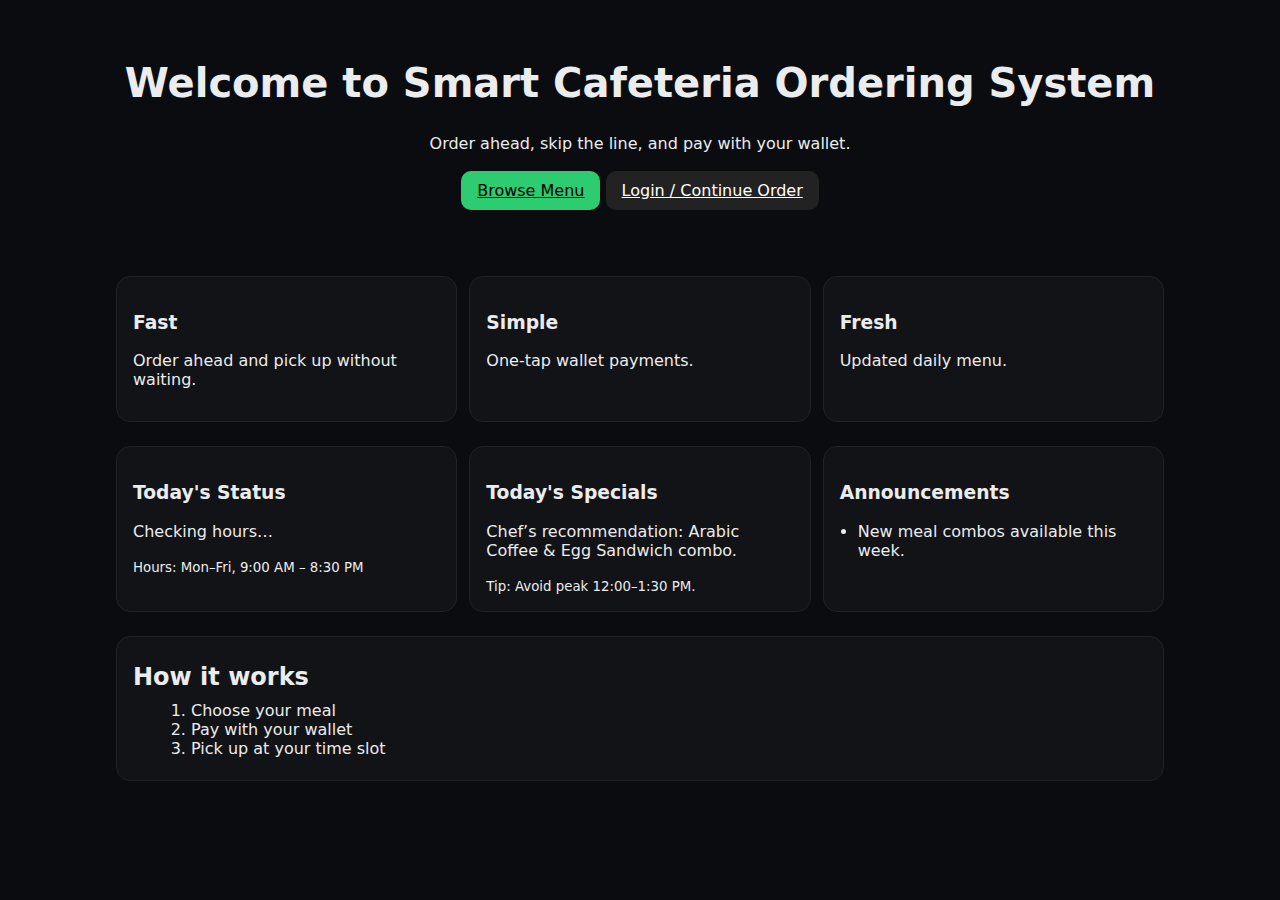
<file: frontend/src/pages/index.html>
<!DOCTYPE html>
<html lang="en">
<head>
  <meta charset="UTF-8" />
  <title>Smart Café — Home</title>
  <link rel="stylesheet" href="../styles/base.css" />
  <link rel="stylesheet" href="../styles/components.css" />
  <script src="../../public/app-config.js"></script>
</head>
<body>
  <div id="header"></div>

  <section class="hero">
    <h1 id="heroTitle">Welcome to Smart Cafeteria Ordering System</h1>
    <p id="heroSub">Order ahead, skip the line, and pay with your wallet.</p>
    <div>
      <a class="btn" href="./menu.html" id="browseBtn">Browse Menu</a>
      <a class="btn secondary" href="./login.html" id="ctaLogin">Login / Continue Order</a>
    </div>
  </section>

  <div class="container">
    <!-- Quick Benefits -->
    <div class="grid grid-3" style="margin-bottom:24px;">
      <div class="card"><h3>Fast</h3><p>Order ahead and pick up without waiting.</p></div>
      <div class="card"><h3>Simple</h3><p>One-tap wallet payments.</p></div>
      <div class="card"><h3>Fresh</h3><p>Updated daily menu.</p></div>
    </div>

    <!-- Today's Highlights -->
    <div class="grid grid-3" style="margin-bottom:24px;">
      <div class="card" id="openStatus">
        <h3>Today's Status</h3>
        <p id="openCloseText">Checking hours…</p>
        <small id="hoursNote">Hours: Mon–Fri, 9:00 AM – 8:30 PM</small>
      </div>
      <div class="card">
        <h3>Today's Specials</h3>
        <p>Chef’s recommendation: Arabic Coffee & Egg Sandwich combo.</p>
        <small>Tip: Avoid peak 12:00–1:30 PM.</small>
      </div>
      <div class="card">
        <h3>Announcements</h3>
        <ul id="announcements" style="margin:0;padding-left:18px;">
          <li>New meal combos available this week.</li>
        </ul>
      </div>
    </div>

    <!-- How it Works -->
    <div class="panel" style="margin-bottom:24px;">
      <h2>How it works</h2>
      <ol style="margin:0 0 6px 18px;">
        <li>Choose your meal</li>
        <li>Pay with your wallet</li>
        <li>Pick up at your time slot</li>
      </ol>
    </div>

    <!-- Wallet Snapshot -->
    <div class="panel" id="walletSnapshot" style="display:none;margin-bottom:24px;">
      <h2>Your Wallet</h2>
      <div style="display:flex;justify-content:space-between;align-items:center;gap:12px;flex-wrap:wrap;">
        <div><strong>Balance:</strong> <span id="homeBalance">—</span></div>
        <div style="display:flex;gap:10px;">
          <a class="btn" href="./wallet.html">Top up now</a>
          <a class="btn secondary" href="./orders.html">View orders</a>
        </div>
      </div>
    </div>
  </div>

  <div id="footer"></div>

  <script type="module">
    import { inject, wireAuthLinks, wireNavToggle, wireCartDrawer, updateWalletDisplay, showAdminIfStaff, updateCartCount } from "../scripts/app.js";
    import { sessionStore } from "../scripts/stores/sessionStore.js";
    import { request } from "../scripts/utils/http.js";
    import { ENDPOINTS } from "../scripts/config/constants.js";

    await inject("../components/header.html", "#header");
    await inject("../components/footer.html", "#footer");

    wireNavToggle();
    wireAuthLinks();
    updateWalletDisplay();
    showAdminIfStaff();
    wireNavToggle();
    wireCartDrawer();
    updateCartCount();

    // Hero greeting and wallet snapshot
    async function initHome() {
      const title = document.getElementById("heroTitle");
      const sub = document.getElementById("heroSub");
      const loginCta = document.getElementById("ctaLogin");
      const walletSnap = document.getElementById("walletSnapshot");
      const balanceEl = document.getElementById("homeBalance");

      if (!sessionStore.isLoggedIn()) {
        // Keep defaults; show login button
        loginCta.style.display = "inline-block";
      } else {
        try {
          const me = await request(ENDPOINTS.ME, "GET", null, sessionStore.getToken());
          title.textContent = `Hi ${me.username}!`;
          sub.textContent = "Welcome back — continue your order or top up your wallet.";
          loginCta.style.display = "none"; // hide login when logged in
          // Show wallet snapshot
          const wallet = await request(ENDPOINTS.WALLET, "GET", null, sessionStore.getToken());
          balanceEl.textContent = (wallet.balance_minor / 100).toFixed(2) + " AED";
          walletSnap.style.display = "block";
        } catch (e) {
          // if anything fails, keep defaults
          console.error(e);
        }
      }
    }

    // Cafeteria open/closed status
    function updateOpenStatus() {
      const txt = document.getElementById("openCloseText");
      try {
        const now = new Date();
        // Convert to Dubai time by using the browser's local time but only for simple rule
        const day = now.getDay(); // 0 Sun .. 6 Sat
        const minutes = now.getHours() * 60 + now.getMinutes();
        const open = (day >= 1 && day <= 5) && (minutes >= 9*60) && (minutes <= 20*60 + 30);
        txt.textContent = open ? "Open now • Mon–Fri 9:00 AM – 8:30 PM" : "Closed now • Mon–Fri 9:00 AM – 8:30 PM";
      } catch {
        txt.textContent = "Hours: Mon–Fri, 9:00 AM – 8:30 PM";
      }
    }

    // Announcements (simple static list, can be wired to backend later)
    (function renderAnnouncements(){
      const el = document.getElementById("announcements");
      if (!el) return;
      const items = [
        "Cafeteria closes early today at 7:30 PM.",
        "New meal combos available this week.",
      ];
      el.innerHTML = items.map(i=>`<li>${i}</li>`).join("");
    })();

    updateOpenStatus();
    await initHome();
  </script>
</body>
</html>
</file>
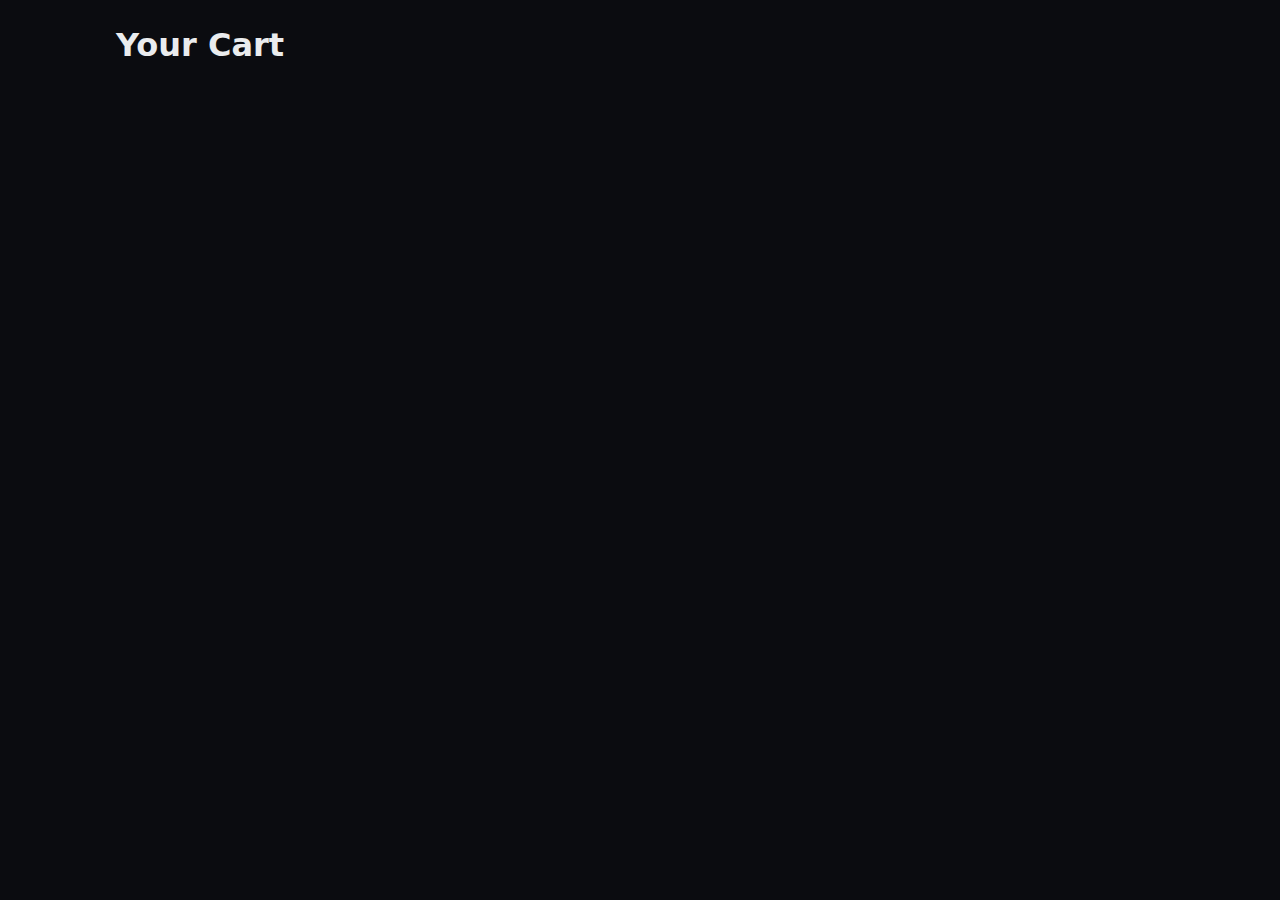
<file: frontend/src/pages/cart.html>
<!DOCTYPE html>
<html lang="en">
<head>
  <meta charset="UTF-8" />
  <title>Smart Café — Cart</title>
  <link rel="stylesheet" href="../styles/base.css" />
  <link rel="stylesheet" href="../styles/components.css" />
  <script src="../../public/app-config.js"></script>
</head>
<body>
  <div id="header"></div>

  <div class="container">
    <h1>Your Cart</h1>
    <div id="cartContainer" class="grid"></div>
  </div>

  <div id="footer"></div>

  <script type="module">
    import { inject, wireAuthLinks, requireAuth, updateWalletDisplay, wireCartDrawer, wireNavToggle } from "../scripts/app.js";
    import { renderCart } from "../scripts/controllers/cartController.js";

    requireAuth();
    await inject("../components/header.html", "#header");
    await inject("../components/footer.html", "#footer");
    wireAuthLinks();
    wireNavToggle();
    wireCartDrawer();
    updateWalletDisplay();

    renderCart().catch(err=>{
      document.getElementById("cartContainer").innerHTML =
        `<div class="panel" style="border-color:#a00">
           <strong>Failed to load cart:</strong> ${err.message}
         </div>`;
      console.error(err);
    });
  </script>
</body>
</html>
</file>
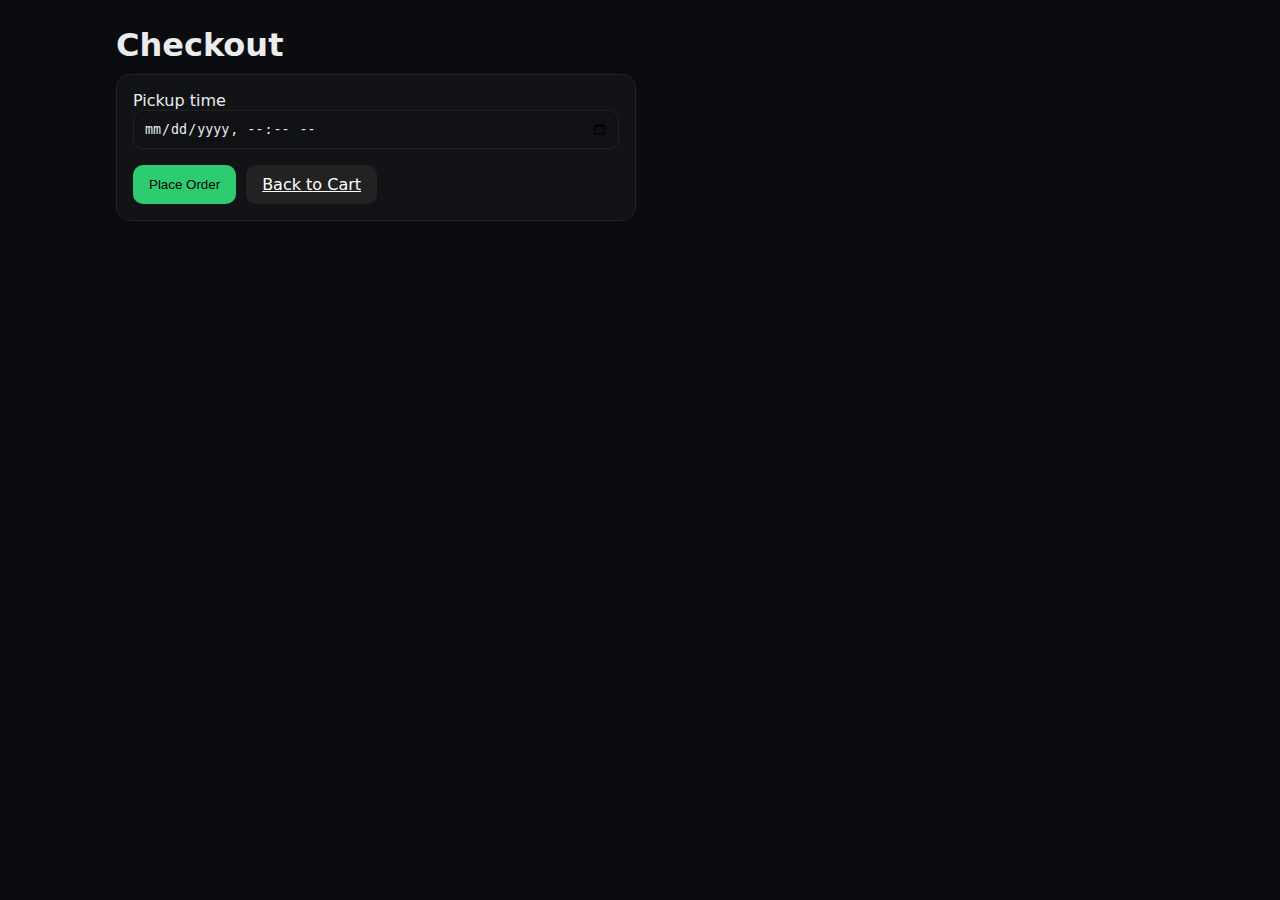
<file: frontend/src/pages/checkout.html>
<!DOCTYPE html>
<html lang="en">
<head>
  <meta charset="UTF-8" />
  <title>Smart Café — Checkout</title>
  <link rel="stylesheet" href="../styles/base.css" />
  <link rel="stylesheet" href="../styles/components.css" />
  <script src="../../public/app-config.js"></script>
</head>
<body>
  <div id="header"></div>

  <div class="container">
    <h1>Checkout</h1>
    <div class="panel" style="max-width:520px">
      <label for="pickup">Pickup time</label>
      <input id="pickup" type="datetime-local" required />
      <p id="msg" style="color:var(--danger)"></p>
      <div style="margin-top:12px;display:flex;gap:10px;flex-wrap:wrap">
        <button id="placeOrder" class="btn">Place Order</button>
        <a href="./cart.html" class="btn secondary">Back to Cart</a>
      </div>
    </div>
  </div>

  <div id="footer"></div>

  <script type="module">
    import { inject, wireAuthLinks, requireAuth } from "../scripts/app.js";
    import { sessionStore } from "../scripts/stores/sessionStore.js";
    import { OrderService } from "../scripts/services/order.js";

    requireAuth();
    await inject("../components/header.html", "#header");
    await inject("../components/footer.html", "#footer");
    wireAuthLinks();

    // default pickup = now + 30min
    const input = document.getElementById("pickup");
    const now = new Date(Date.now() + 30*60*1000);
    input.value = new Date(now.getTime() - now.getTimezoneOffset()*60000)
      .toISOString().slice(0,16); // yyyy-MM-ddTHH:mm

    document.getElementById("placeOrder").addEventListener("click", async ()=>{
      const msg = document.getElementById("msg");
      msg.textContent = "";
      const dtLocal = input.value; // "YYYY-MM-DDTHH:mm"
      if (!dtLocal) { msg.textContent = "Please choose a pickup time."; return; }

      // make an ISO string; backend will make it aware
      const iso = new Date(dtLocal).toISOString().slice(0,19);
      try {
        const res = await OrderService.checkout(iso, sessionStore.getToken());
        alert("Order placed!");
        // maybe redirect to orders/history page later; for now back to menu
        window.location.href = "./menu.html";
      } catch (err) {
        // Show backend messages like INSUFFICIENT_WALLET_FUNDS or ORDER_LIMIT_REACHED
        msg.textContent = err.message || "Checkout failed";
        console.error(err);
      }
    });
  </script>
</body>
</html>
</file>
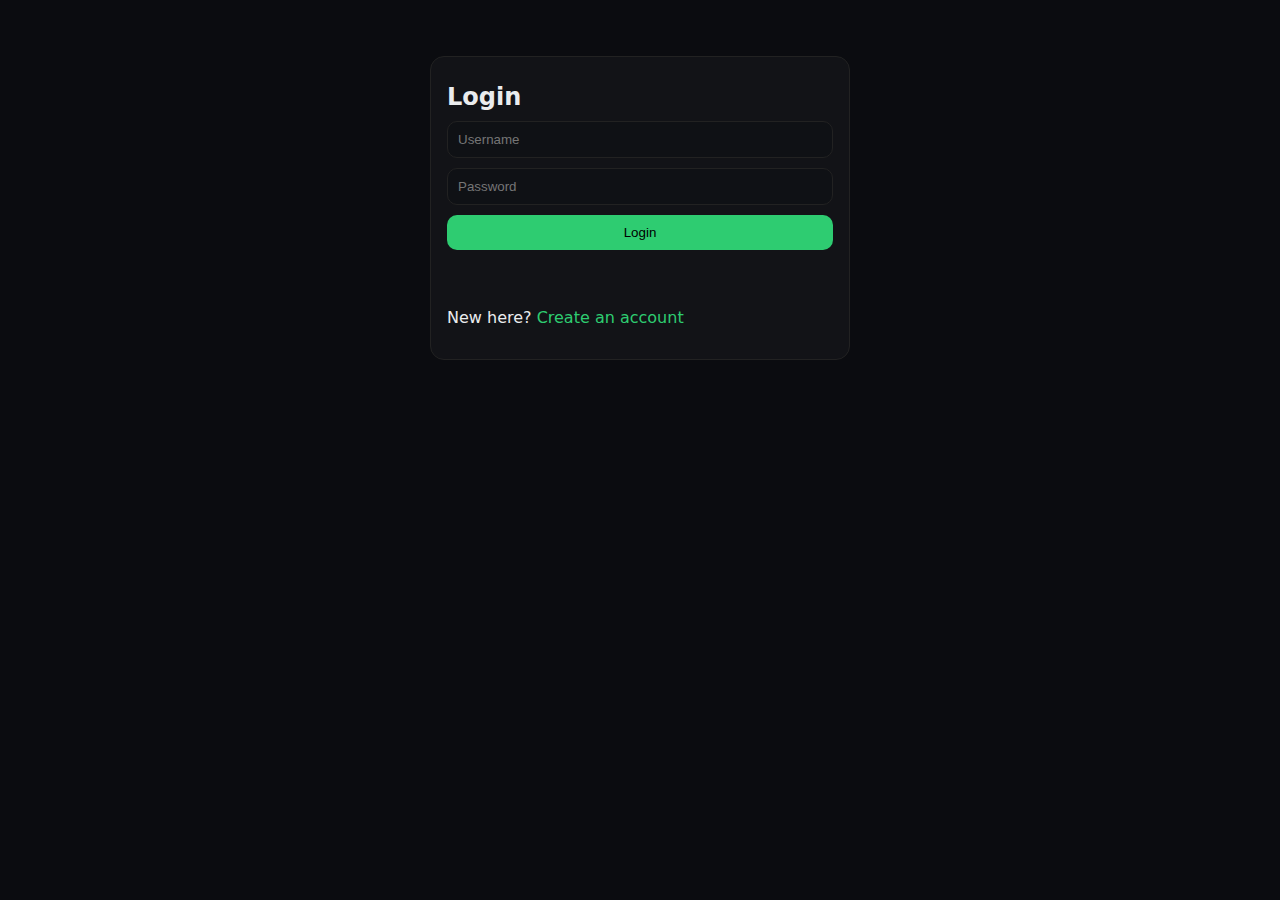
<file: frontend/src/pages/login.html>
<!DOCTYPE html>
<html lang="en">
<head>
  <meta charset="UTF-8" />
  <title>Smart Café — Login</title>
  <link rel="stylesheet" href="../styles/base.css" />
  <link rel="stylesheet" href="../styles/components.css" />
  <script src="../../public/app-config.js"></script>
</head>
<body>
  <div id="header"></div>

  <div class="container">
    <div class="panel" style="max-width:420px;margin:40px auto;">
      <h2>Login</h2>
      <form id="loginForm" class="grid" style="gap:10px">
        <input id="username" placeholder="Username" required />
        <input id="password" type="password" placeholder="Password" required />
        <button class="btn" type="submit">Login</button>
        <p id="error" style="color:var(--danger)"></p>
      </form>
      <p>New here? <a class="link" href="./register.html">Create an account</a></p>
    </div>
  </div>

  <div id="footer"></div>

  <script type="module">
    import { inject, wireAuthLinks, wireNavToggle, wireCartDrawer } from "../scripts/app.js";
    import { request } from "../scripts/utils/http.js";
    import { ENDPOINTS } from "../scripts/config/constants.js";
    import { sessionStore } from "../scripts/stores/sessionStore.js";

    await inject("../components/header.html", "#header");
    await inject("../components/footer.html", "#footer");
    wireNavToggle();
    wireCartDrawer();
    wireAuthLinks();

    if (sessionStore.isLoggedIn()) window.location.replace("./menu.html");

    const form = document.getElementById("loginForm");
    const errEl = document.getElementById("error");

    form.addEventListener("submit", async (e) => {
      e.preventDefault();
      errEl.textContent = "";

      const username = document.getElementById("username").value.trim();
      const password = document.getElementById("password").value;

      try {
        const data = await request(ENDPOINTS.LOGIN, "POST", { username, password });
        sessionStore.setToken(data.token);
        window.location.href = "./menu.html";
      } catch (err) {
        errEl.textContent = err.message || "Login failed";
      }
    });
  </script>
</body>
</html>
</file>
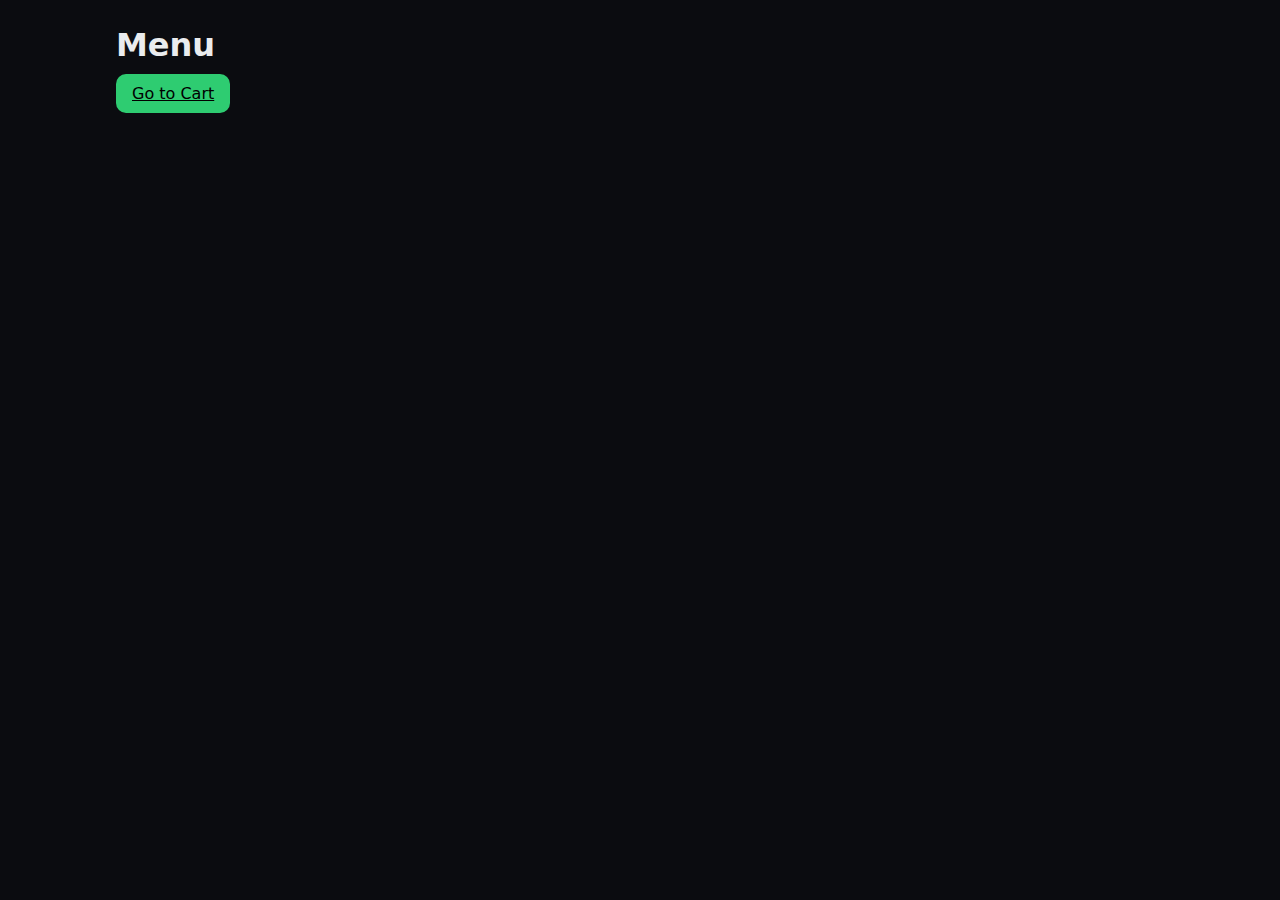
<file: frontend/src/pages/menu.html>
<!DOCTYPE html>
<html lang="en">
<head>
  <meta charset="UTF-8" />
  <title>Smart Café — Menu</title>
  <link rel="stylesheet" href="../styles/base.css" />
  <link rel="stylesheet" href="../styles/components.css" />
  <script src="../../public/app-config.js"></script>
</head>
<body>
  <div id="header"></div>

  <div class="container">
    <h1>Menu</h1>
    <div id="menuContainer" class="grid"></div>
    <p style="margin-top:10px">
      <a class="btn" href="./cart.html">Go to Cart</a>
    </p>
  </div>

  <div id="footer"></div>

  <script type="module">

    import { inject, wireAuthLinks, requireAuth, updateWalletDisplay } from "../scripts/app.js";
    import { renderMenu } from "../scripts/controllers/menuController.js";

    try {
      // 1) Auth guard
      requireAuth(); // redirects to login.html if no token

      // 2) Inject header/footer first so nav elements exist
      await inject("../components/header.html", "#header");
      await inject("../components/footer.html", "#footer");

      // 3) Hook up auth links in the header
      wireAuthLinks();

      // 4) (Optional) Mobile nav toggle — only if exported
      try {
        const mod = await import("../scripts/app.js"); // same module instance; safe to re-import
        if (typeof mod.wireNavToggle === "function") {
          mod.wireNavToggle();
        }
      } catch {
        // no-op: wireNavToggle not present or not exported yet
      }

      // 5) Update wallet display (balance, etc.)
      updateWalletDisplay();

      // 6) Render the menu
      await renderMenu();
    } catch (err) {
      console.error(err);
      alert("Failed to load menu: " + (err?.message || err));

      

    }
  </script>
</body>
</html>
</file>
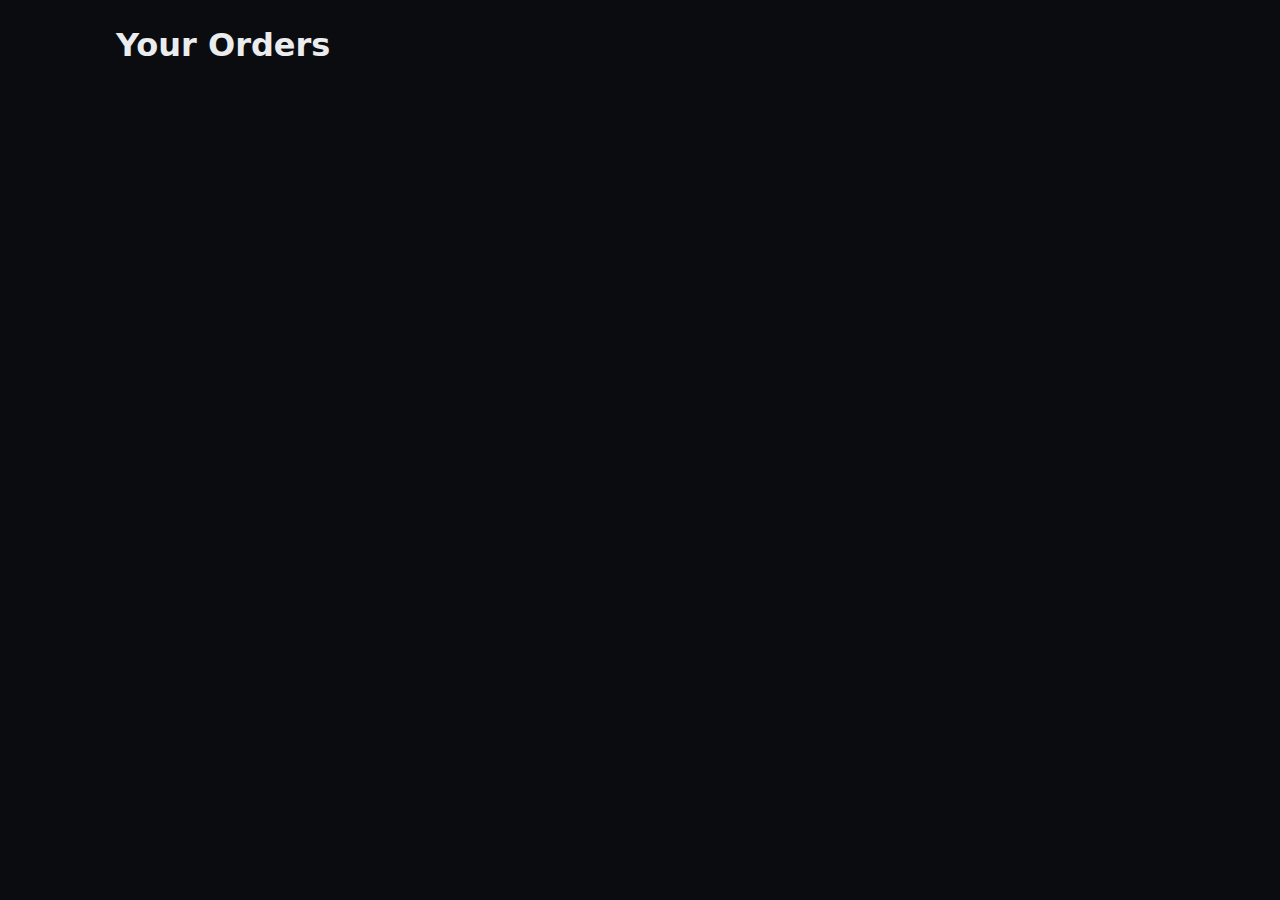
<file: frontend/src/pages/orders.html>
<!DOCTYPE html>
<html lang="en">
<head>
  <meta charset="UTF-8" />
  <title>Smart Café — Orders</title>
  <link rel="stylesheet" href="../styles/base.css" />
  <link rel="stylesheet" href="../styles/components.css" />
  <script src="../../public/app-config.js"></script>
</head>
<body>
  <div id="header"></div>

  <div class="container">
    <h1>Your Orders</h1>
    <div id="ordersContainer" class="grid"></div>
  </div>

  <div id="footer"></div>

  <script type="module">
    import { inject, wireAuthLinks, requireAuth, updateWalletDisplay } from "../scripts/app.js";
    import { renderOrders } from "../scripts/controllers/ordersController.js";

    try {
      // 1) Auth gate
      requireAuth();

      // 2) Inject header/footer (so nav exists before wiring)
      await inject("../components/header.html", "#header");
      await inject("../components/footer.html", "#footer");

      // 3) Wire auth links
      wireAuthLinks();

      // 4) (Optional) Mobile nav toggle if present
      try {
        const mod = await import("../scripts/app.js");
        if (typeof mod.wireNavToggle === "function") {
          mod.wireNavToggle();
        }
      } catch {
        // ignore if not exported yet
      }

      // 5) Update wallet badge/balance in header
      updateWalletDisplay();

      // 6) Render orders
      await renderOrders();
    } catch (err) {
      console.error(err);
      document.getElementById("ordersContainer").innerHTML =
        `<div class="panel" style="border-color:#a00">
           <strong>Failed to load orders:</strong> ${err?.message || err}
         </div>`;
    }
  </script>
</body>
</html>
</file>
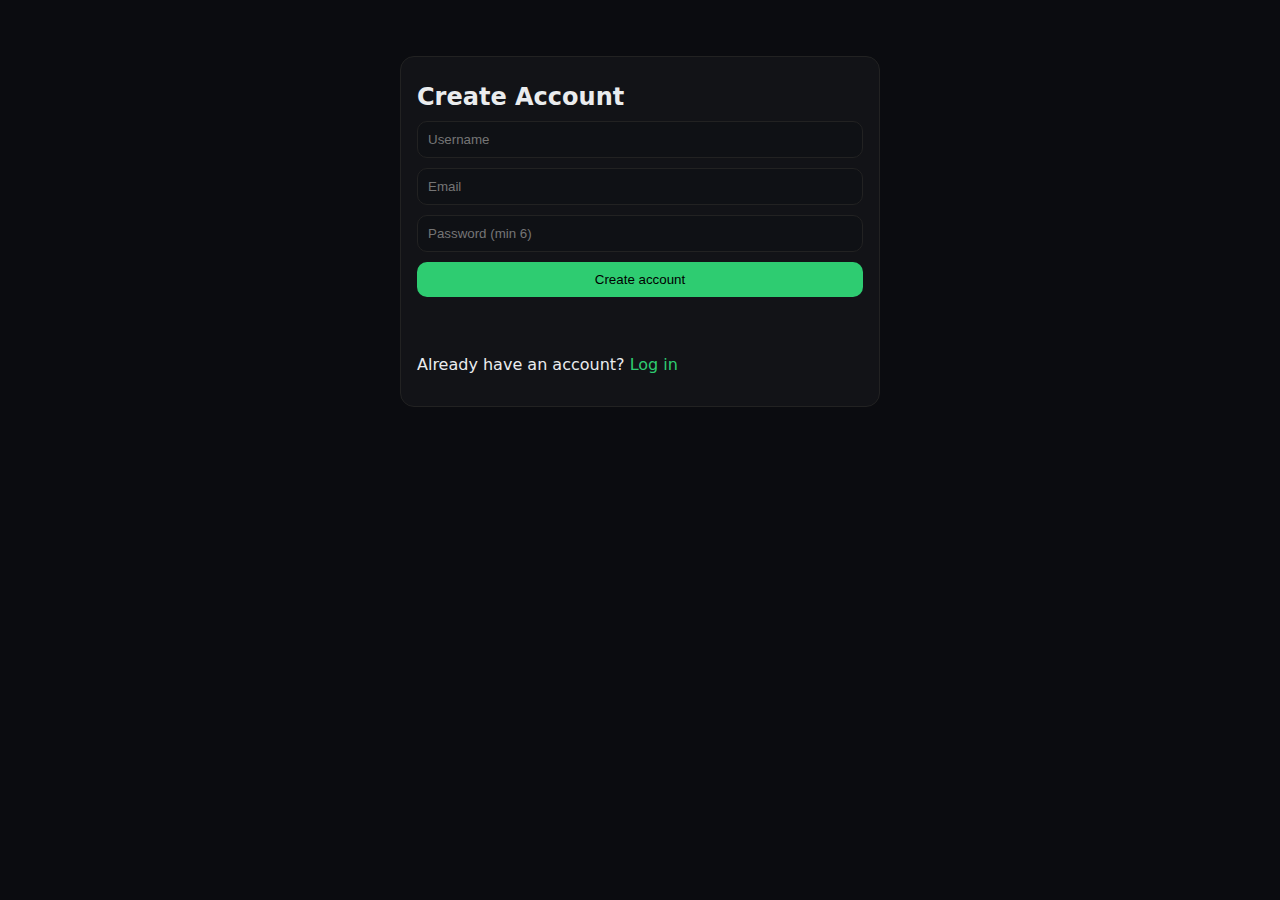
<file: frontend/src/pages/register.html>
<!DOCTYPE html>
<html lang="en">
<head>
  <meta charset="UTF-8" />
  <title>Smart Café — Register</title>
  <link rel="stylesheet" href="../styles/base.css" />
  <link rel="stylesheet" href="../styles/components.css" />
  <script src="../../public/app-config.js"></script>
</head>
<body>
  <div id="header"></div>

  <div class="container">
    <div class="panel" style="max-width:480px;margin:40px auto;">
      <h2>Create Account</h2>
      <form id="regForm" class="grid" style="gap:10px">
        <input id="username" placeholder="Username" required />
        <input id="email" type="email" placeholder="Email" required />
        <input id="password" type="password" placeholder="Password (min 6)" required />
        <button class="btn" type="submit">Create account</button>
        <p id="msg" style="color:var(--danger)"></p>
      </form>
      <p>Already have an account? <a class="link" href="./login.html">Log in</a></p>
    </div>
  </div>

  <div id="footer"></div>

  <script type="module">
    import { inject, wireAuthLinks } from "../scripts/app.js";
    import { register } from "../scripts/services/auth.js";

    await inject("../components/header.html", "#header");
    await inject("../components/footer.html", "#footer");
    wireAuthLinks();

    const form = document.getElementById("regForm");
    const msg = document.getElementById("msg");
    form.addEventListener("submit", async (e)=>{
      e.preventDefault();
      msg.textContent = "";
      const username = document.getElementById("username").value;
      const email = document.getElementById("email").value;
      const password = document.getElementById("password").value;
      try{
        await register(username, email, password);
        // after successful registration, send user to login
        window.location.href = "./login.html";
      }catch(err){
        msg.textContent = err.message || "Registration failed";
      }
    });
  </script>
</body>
</html>
</file>
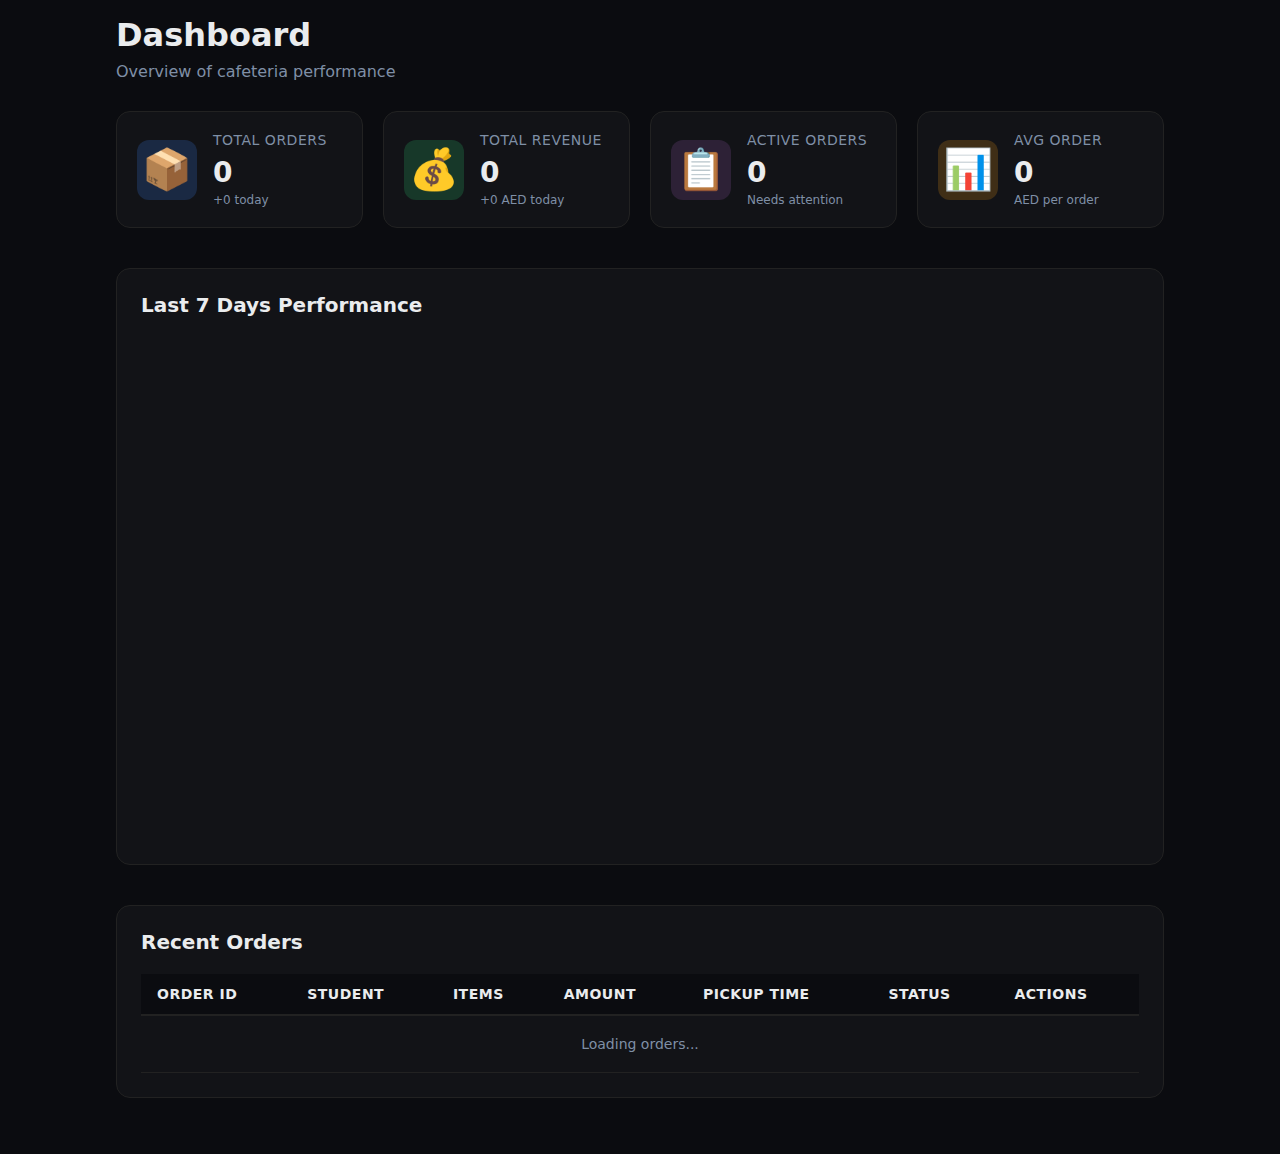
<file: frontend/src/pages/admin/dashboard.html>
<!DOCTYPE html>
<html lang="en">
<head>
  <meta charset="UTF-8" />
  <title>Smart Café — Admin Dashboard</title>
  <link rel="stylesheet" href="../../styles/base.css" />
  <link rel="stylesheet" href="../../styles/components.css" />
  <link rel="stylesheet" href="../../styles/pages/admin.css" />
  <script src="../../../public/app-config.js"></script>
</head>
<body>
  <div id="header"></div>

  <div class="container">
    <div class="dashboard-header">
      <div>
        <h1>Dashboard</h1>
        <p class="dashboard-subtitle">Overview of cafeteria performance</p>
      </div>
    </div>

    <!-- KPI Cards -->
    <div class="kpi-grid">
      <div class="kpi-card kpi-blue">
        <div class="kpi-icon">📦</div>
        <div class="kpi-content">
          <div class="kpi-label">Total Orders</div>
          <div class="kpi-value" id="totalOrders">0</div>
          <div class="kpi-subtext" id="ordersToday">+0 today</div>
        </div>
      </div>

      <div class="kpi-card kpi-green">
        <div class="kpi-icon">💰</div>
        <div class="kpi-content">
          <div class="kpi-label">Total Revenue</div>
          <div class="kpi-value" id="totalRevenue">0</div>
          <div class="kpi-subtext" id="revenueToday">+0 AED today</div>
        </div>
      </div>

      <div class="kpi-card kpi-purple">
        <div class="kpi-icon">📋</div>
        <div class="kpi-content">
          <div class="kpi-label">Active Orders</div>
          <div class="kpi-value" id="activeOrders">0</div>
          <div class="kpi-subtext">Needs attention</div>
        </div>
      </div>

      <div class="kpi-card kpi-orange">
        <div class="kpi-icon">📊</div>
        <div class="kpi-content">
          <div class="kpi-label">Avg Order</div>
          <div class="kpi-value" id="avgOrder">0</div>
          <div class="kpi-subtext">AED per order</div>
        </div>
      </div>
    </div>

    <!-- Performance Chart -->
    <div class="chart-section">
      <h2>Last 7 Days Performance</h2>
      <div class="chart-container">
        <canvas id="performanceChart"></canvas>
      </div>
    </div>

    <!-- Recent Orders Table -->
    <div class="orders-section">
      <h2>Recent Orders</h2>
      <div class="table-container">
        <table class="orders-table">
          <thead>
            <tr>
              <th>Order ID</th>
              <th>Student</th>
              <th>Items</th>
              <th>Amount</th>
              <th>Pickup Time</th>
              <th>Status</th>
              <th>Actions</th>
            </tr>
          </thead>
          <tbody id="ordersTableBody">
            <tr>
              <td colspan="7" style="text-align: center; padding: 20px; color: var(--muted);">
                Loading orders...
              </td>
            </tr>
          </tbody>
        </table>
      </div>
    </div>
  </div>

  <div id="footer"></div>

  <script type="module">
    import { inject, wireAuthLinks, updateWalletDisplay, showAdminIfStaff } from "../../scripts/app.js";
    import { requireAdminAuth } from "../../scripts/utils/adminAuth.js";
    import { renderDashboard } from "../../scripts/controllers/adminDashboardController.js";

    try {
      // Check admin access
      await requireAdminAuth();

      // Inject header/footer
      await inject("../../components/header.html", "#header");
      await inject("../../components/footer.html", "#footer");

      // Wire up auth links
      wireAuthLinks();
      updateWalletDisplay();
      showAdminIfStaff();

      // Render dashboard
      await renderDashboard();
    } catch (err) {
      console.error(err);
      document.body.innerHTML = `
        <div class="container" style="text-align: center; padding: 40px;">
          <h1>Access Denied</h1>
          <p>You must be an administrator to access this page.</p>
          <a href="../index.html" class="btn">Go to Home</a>
        </div>
      `;
    }
  </script>
</body>
</html>
</file>
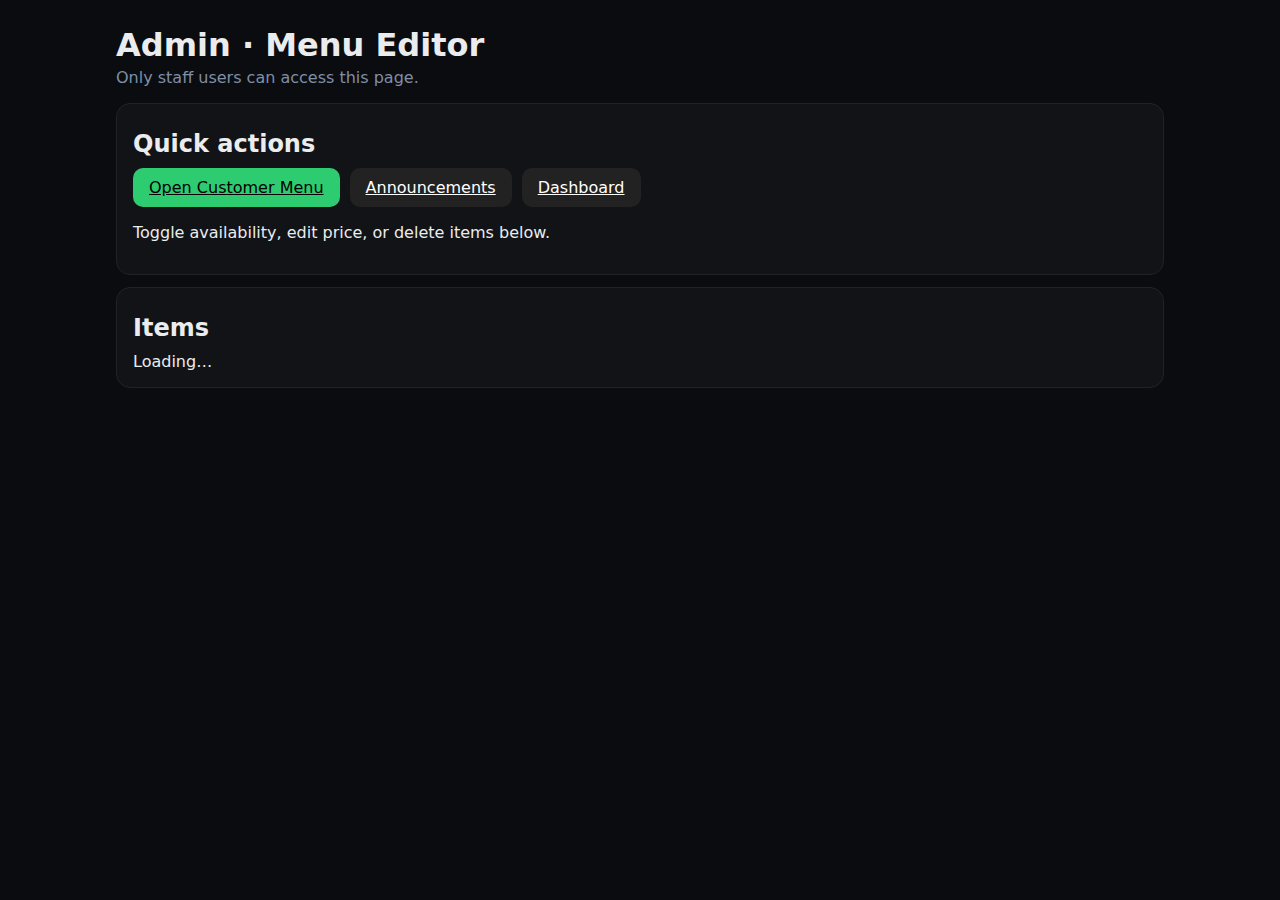
<file: frontend/src/pages/admin/menu.html>
<!DOCTYPE html>
<html lang="en">
<head>
  <meta charset="UTF-8" />
  <title>Admin — Menu Editor</title>
  <link rel="stylesheet" href="../../styles/base.css" />
  <link rel="stylesheet" href="../../styles/components.css" />
  <script src="../../../public/app-config.js"></script>
</head>
<body>
  <div id="header"></div>

  <div class="container">
    <h1>Admin · Menu Editor</h1>
    <p style="color:var(--muted);margin-top:-6px;">Only staff users can access this page.</p>

    <div class="panel" style="margin-top:12px;">
      <h2>Quick actions</h2>
      <div style="display:flex;gap:10px;flex-wrap:wrap;margin:8px 0 14px;">
        <a class="btn" href="../menu.html">Open Customer Menu</a>
        <a class="btn secondary" href="./updates.html">Announcements</a>
        <a class="btn secondary" href="./dashboard.html">Dashboard</a>
      </div>
      <p>Toggle availability, edit price, or delete items below.</p>
    </div>

    <div class="panel" style="margin-top:12px;">
      <h2>Items</h2>
      <div id="itemsMount">Loading…</div>
    </div>
  </div>

  <div id="footer"></div>

  <script type="module">
    import { inject, wireNavToggle, wireCartDrawer, wireAuthLinks, updateWalletDisplay, showToast } from "../../scripts/app.js";
    import { requireAdminAuth } from "../../scripts/utils/adminAuth.js";
    import { sessionStore } from "../../scripts/stores/sessionStore.js";
    import { AdminCatalog } from "../../scripts/services/adminCatalog.js";

    await requireAdminAuth();
    await inject("../../components/header.html", "#header");
    await inject("../../components/footer.html", "#footer");
    wireNavToggle();
    wireAuthLinks();
    updateWalletDisplay();
    wireCartDrawer();

    async function renderItems(){
      const mount = document.getElementById('itemsMount');
      try{
        const rows = await AdminCatalog.listItems(sessionStore.getToken());
        if (!rows.length){ mount.textContent = 'No items.'; return; }
        mount.innerHTML = `
          <div class="grid">
            ${rows.map(r=>`
              <div class="panel" data-id="${r.id}">
                <div style="display:flex;justify-content:space-between;gap:12px;align-items:flex-start;flex-wrap:wrap;">
                  <div>
                    <div style="font-weight:700">${r.name}</div>
                    <div style="opacity:.8">${r.description || ''}</div>
                    <div style="margin-top:6px;opacity:.8">Category: ${r.category?.name || r.category}</div>
                  </div>
                  <div style="text-align:right;min-width:220px;">
                    <div><label>Price (AED): <input type="number" step="0.01" data-price value="${(r.price_minor/100).toFixed(2)}" style="width:90px"></label></div>
                    <div style="margin-top:6px"><label><input type="checkbox" data-active ${r.is_active? 'checked':''}> Available</label></div>
                    <div style="margin-top:8px;display:flex;gap:8px;justify-content:flex-end;">
                      <button class="btn" data-save>Save</button>
                      <button class="btn secondary" data-delete>Delete</button>
                    </div>
                  </div>
                </div>
              </div>`).join('')}
          </div>`;

        mount.querySelectorAll('[data-save]').forEach(btn=>btn.addEventListener('click', async (e)=>{
          const card = e.target.closest('[data-id]');
          const id = Number(card.getAttribute('data-id'));
          const price = parseFloat(card.querySelector('[data-price]').value || '0');
          const active = card.querySelector('[data-active]').checked;
          await AdminCatalog.updateItem(id, { price_minor: Math.round(price*100), is_active: active }, sessionStore.getToken());
          showToast('Item updated','success');
        }));

        mount.querySelectorAll('[data-delete]').forEach(btn=>btn.addEventListener('click', async (e)=>{
          const card = e.target.closest('[data-id]');
          const id = Number(card.getAttribute('data-id'));
          if (!confirm('Delete this item?')) return;
          await AdminCatalog.deleteItem(id, sessionStore.getToken());
          card.remove();
          showToast('Item deleted','success');
        }));
      }catch(err){
        mount.innerHTML = `<div class="panel" style="border-color:#a00">Failed to load items: ${err.message}</div>`;
      }
    }

    renderItems();
  </script>
</body>
</html>
</file>
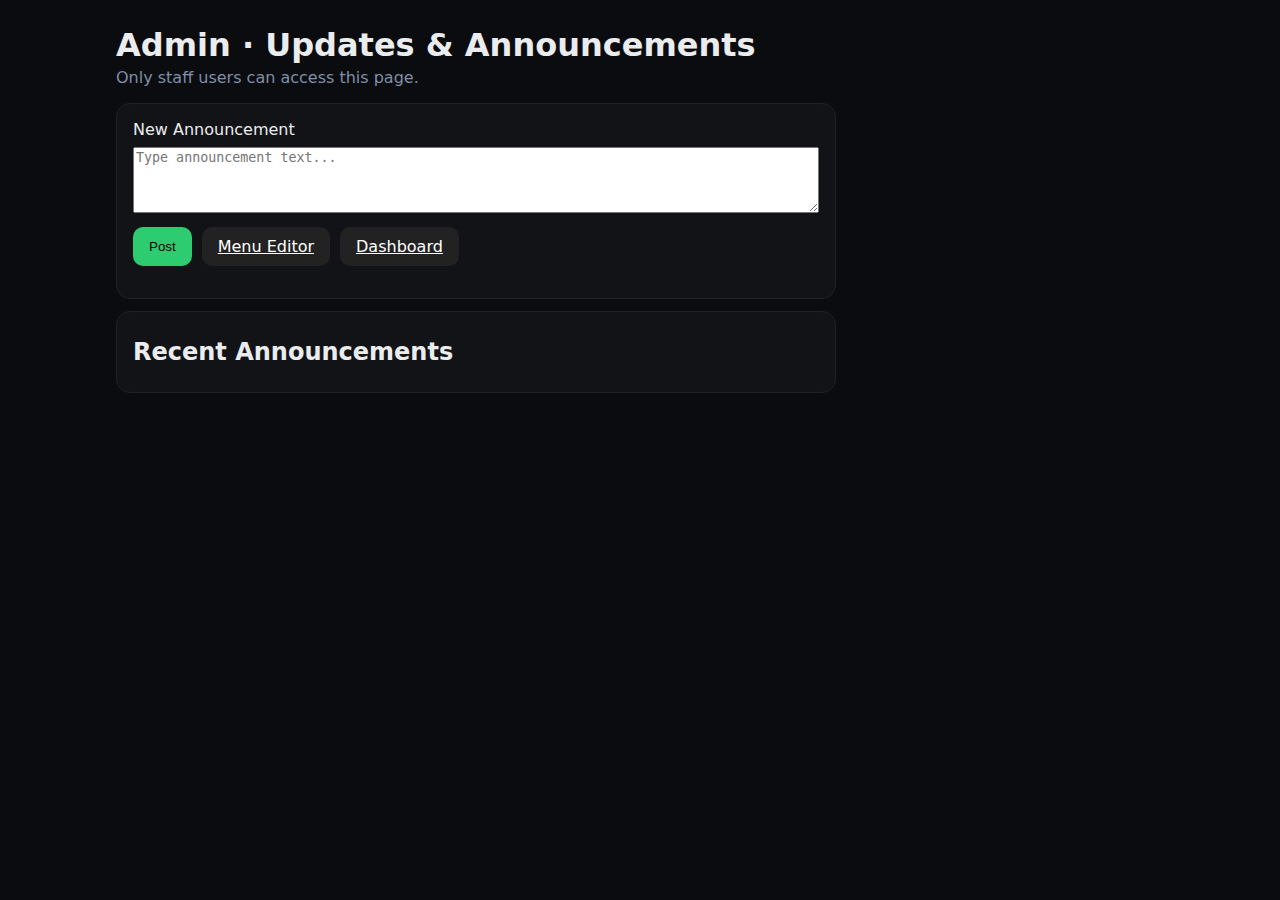
<file: frontend/src/pages/admin/updates.html>
<!DOCTYPE html>
<html lang="en">
<head>
  <meta charset="UTF-8" />
  <title>Admin — Updates & Announcements</title>
  <link rel="stylesheet" href="../../styles/base.css" />
  <link rel="stylesheet" href="../../styles/components.css" />
  <script src="../../../public/app-config.js"></script>
</head>
<body>
  <div id="header"></div>

  <div class="container">
    <h1>Admin · Updates & Announcements</h1>
    <p style="color:var(--muted);margin-top:-6px;">Only staff users can access this page.</p>

    <div class="panel" style="max-width:720px;margin-top:12px;">
      <label for="announcement" style="display:block;margin-bottom:8px;">New Announcement</label>
      <textarea id="announcement" rows="4" placeholder="Type announcement text..." style="width:100%;"></textarea>
      <div style="margin-top:10px;display:flex;gap:10px;">
        <button id="postBtn" class="btn">Post</button>
        <a class="btn secondary" href="./menu.html">Menu Editor</a>
        <a class="btn secondary" href="./dashboard.html">Dashboard</a>
      </div>
      <p id="msg" style="color:var(--danger);"></p>
    </div>

    <div class="panel" style="max-width:720px;margin-top:12px;">
      <h2>Recent Announcements</h2>
      <ul id="list" style="margin:0;padding-left:18px;"></ul>
    </div>
  </div>

  <div id="footer"></div>

  <script type="module">
    import { inject, wireNavToggle, wireCartDrawer, wireAuthLinks, updateWalletDisplay, showToast } from "../../scripts/app.js";
    import { requireAdminAuth } from "../../scripts/utils/adminAuth.js";

    await requireAdminAuth();
    await inject("../../components/header.html", "#header");
    await inject("../../components/footer.html", "#footer");
    wireNavToggle();
    wireAuthLinks();
    updateWalletDisplay();
    wireCartDrawer();

    // Placeholder in-memory list for announcements
    const list = document.getElementById('list');
    const msg = document.getElementById('msg');
    let data = JSON.parse(localStorage.getItem('admin:announcements') || '[]');
    function save(){ localStorage.setItem('admin:announcements', JSON.stringify(data)); }
    function render(){
      if (!data.length){ list.innerHTML = '<li>No announcements yet</li>'; return; }
      list.innerHTML = data.map((t,i)=>`<li style="display:flex;justify-content:space-between;align-items:center;gap:8px;">
        <span>${t}</span>
        <button class="btn secondary" data-del="${i}">Delete</button>
      </li>`).join('');
      list.querySelectorAll('[data-del]').forEach(btn=>btn.addEventListener('click',()=>{
        const idx = Number(btn.getAttribute('data-del'));
        data.splice(idx,1);
        save();
        render();
        showToast('Announcement deleted','success');
      }));
    }
    render();

    document.getElementById('postBtn').addEventListener('click', ()=>{
      msg.textContent = '';
      const val = document.getElementById('announcement').value.trim();
      if (!val) { msg.textContent = 'Please enter a message.'; return; }
      data.unshift(val);
      save();
      document.getElementById('announcement').value = '';
      render();
      showToast('Announcement posted', 'success');
    });
  </script>
</body>
</html>
</file>
<file: frontend/src/styles/base.css>
@import "../styles/variables.css";
*{box-sizing:border-box}
body{margin:0;font-family:system-ui,Segoe UI,Arial;background:var(--bg);color:var(--text)}
.container{max-width:1080px;margin:0 auto;padding:20px}
.btn{background:var(--brand);border:none;color:#000;padding:10px 16px;border-radius:10px;cursor:pointer}
.btn.secondary{background:#222;color:#fff}
.link{color:var(--brand);text-decoration:none}
.panel{background:var(--panel);border:1px solid #222;border-radius:var(--radius);padding:16px}
.grid{display:grid;gap:12px}
.grid-3{grid-template-columns:repeat(3,minmax(0,1fr))}
input,select{background:#0f1115;border:1px solid #222;color:var(--text);padding:10px;border-radius:10px;width:100%}
header,footer{background:#0f1115;border-bottom:1px solid #222}
nav a{color:var(--text);text-decoration:none;margin-right:14px}
nav a.active{color:var(--brand)}
h1,h2{margin:10px 0}

/* Responsive grids */
.grid { display:grid; gap:12px; }
.grid-3 { grid-template-columns: repeat(3, minmax(0,1fr)); }
@media (max-width: 1024px) { .grid-3 { grid-template-columns: repeat(2, minmax(0,1fr)); } }
@media (max-width: 640px)  { .grid-3 { grid-template-columns: 1fr; } }

/* Page paddings & type scale */
.container { padding: 16px; }
@media (max-width: 640px) {
  body { font-size: 16px; }       /* slightly larger for readability */
  h1 { font-size: 28px; }
  h2 { font-size: 22px; }
  .panel { padding: 14px; border-radius: 12px; }
  button, input, select { padding: 12px; border-radius: 12px; }
}

/* Make forms and buttons full-width on small screens */
@media (max-width: 640px) {
  form .btn, .btn { width: 100%; }
  input, select { width: 100%; }
}

/* Cards/rows spacing */
.menu-card { display:flex; justify-content:space-between; align-items:center; gap:12px; }
@media (max-width: 640px) {
  .menu-card { flex-direction: column; align-items: stretch; }
}
</file>
<file: frontend/src/styles/components.css>
.header-wrap,.footer-wrap{max-width:1080px;margin:0 auto;padding:12px 20px}
.hero{display:flex;flex-direction:column;align-items:center;gap:12px;padding:60px 20px;text-align:center}
.hero h1{font-size:40px;margin:0}
.card{background:var(--panel);border:1px solid #222;border-radius:var(--radius);padding:16px}
.menu-card{display:flex;justify-content:space-between;align-items:center}
.price{opacity:.8}
.nav { display:flex; justify-content:space-between; align-items:center; }
.nav a { margin-right:14px; }
.nav-right a { margin-left:14px; }
.wallet-pill { color:#2ecc71; font-weight:700; }
</file>
<file: frontend/src/styles/pages/admin.css>
/* Admin Dashboard Styles */

.dashboard-header {
  margin-bottom: 30px;
}

.dashboard-header h1 {
  font-size: 32px;
  margin: 0 0 8px 0;
  color: var(--text);
}

.dashboard-subtitle {
  color: var(--muted);
  font-size: 16px;
  margin: 0;
}

/* KPI Cards */
.kpi-grid {
  display: grid;
  grid-template-columns: repeat(auto-fit, minmax(240px, 1fr));
  gap: 20px;
  margin-bottom: 40px;
}

.kpi-card {
  background: var(--panel);
  border: 1px solid #222;
  border-radius: var(--radius);
  padding: 20px;
  display: flex;
  align-items: center;
  gap: 16px;
  transition: transform 0.2s, box-shadow 0.2s;
}

.kpi-card:hover {
  transform: translateY(-2px);
  box-shadow: 0 4px 12px rgba(0, 0, 0, 0.3);
}

.kpi-icon {
  font-size: 40px;
  width: 60px;
  height: 60px;
  display: flex;
  align-items: center;
  justify-content: center;
  border-radius: 12px;
  flex-shrink: 0;
}

.kpi-blue .kpi-icon {
  background: rgba(59, 130, 246, 0.2);
}

.kpi-green .kpi-icon {
  background: rgba(46, 204, 113, 0.2);
}

.kpi-purple .kpi-icon {
  background: rgba(155, 89, 182, 0.2);
}

.kpi-orange .kpi-icon {
  background: rgba(243, 156, 18, 0.2);
}

.kpi-content {
  flex: 1;
}

.kpi-label {
  font-size: 14px;
  color: var(--muted);
  margin-bottom: 8px;
  text-transform: uppercase;
  letter-spacing: 0.5px;
}

.kpi-value {
  font-size: 28px;
  font-weight: 700;
  color: var(--text);
  margin-bottom: 4px;
}

.kpi-subtext {
  font-size: 12px;
  color: var(--muted);
}

/* Chart Section */
.chart-section {
  background: var(--panel);
  border: 1px solid #222;
  border-radius: var(--radius);
  padding: 24px;
  margin-bottom: 40px;
}

.chart-section h2 {
  margin: 0 0 20px 0;
  font-size: 20px;
  color: var(--text);
}

.chart-container {
  width: 100%;
  position: relative;
}

#performanceChart {
  width: 100%;
  max-width: 100%;
}

/* Orders Section */
.orders-section {
  background: var(--panel);
  border: 1px solid #222;
  border-radius: var(--radius);
  padding: 24px;
  margin-bottom: 40px;
}

.orders-section h2 {
  margin: 0 0 20px 0;
  font-size: 20px;
  color: var(--text);
}

.table-container {
  overflow-x: auto;
}

.orders-table {
  width: 100%;
  border-collapse: collapse;
}

.orders-table thead {
  background: var(--bg);
  border-bottom: 2px solid #222;
}

.orders-table th {
  padding: 12px 16px;
  text-align: left;
  font-weight: 600;
  color: var(--text);
  font-size: 14px;
  text-transform: uppercase;
  letter-spacing: 0.5px;
}

.orders-table td {
  padding: 16px;
  border-bottom: 1px solid #222;
  color: var(--text);
  font-size: 14px;
}

.orders-table tbody tr:hover {
  background: rgba(46, 204, 113, 0.05);
}

/* Status Badges */
.status-badge {
  display: inline-block;
  padding: 4px 12px;
  border-radius: 12px;
  font-size: 12px;
  font-weight: 600;
  text-transform: capitalize;
}

.status-pending {
  background: rgba(243, 156, 18, 0.2);
  color: #f39c12;
}

.status-paid {
  background: rgba(59, 130, 246, 0.2);
  color: #3b82f6;
}

.status-preparing {
  background: rgba(155, 89, 182, 0.2);
  color: #9b59b6;
}

.status-ready {
  background: rgba(46, 204, 113, 0.2);
  color: #2ecc71;
}

.status-completed {
  background: rgba(46, 204, 113, 0.3);
  color: #27ae60;
}

.status-cancelled {
  background: rgba(231, 76, 60, 0.2);
  color: #e74c3c;
}

/* Status Select */
.status-select {
  background: var(--bg);
  border: 1px solid #333;
  color: var(--text);
  padding: 6px 10px;
  border-radius: 6px;
  font-size: 13px;
  cursor: pointer;
  min-width: 120px;
}

.status-select:hover {
  border-color: var(--brand);
}

.status-select:focus {
  outline: none;
  border-color: var(--brand);
}

/* Responsive */
@media (max-width: 768px) {
  .kpi-grid {
    grid-template-columns: 1fr;
  }

  .orders-table {
    font-size: 12px;
  }

  .orders-table th,
  .orders-table td {
    padding: 10px 8px;
  }

  .dashboard-header h1 {
    font-size: 24px;
  }
}
</file>
